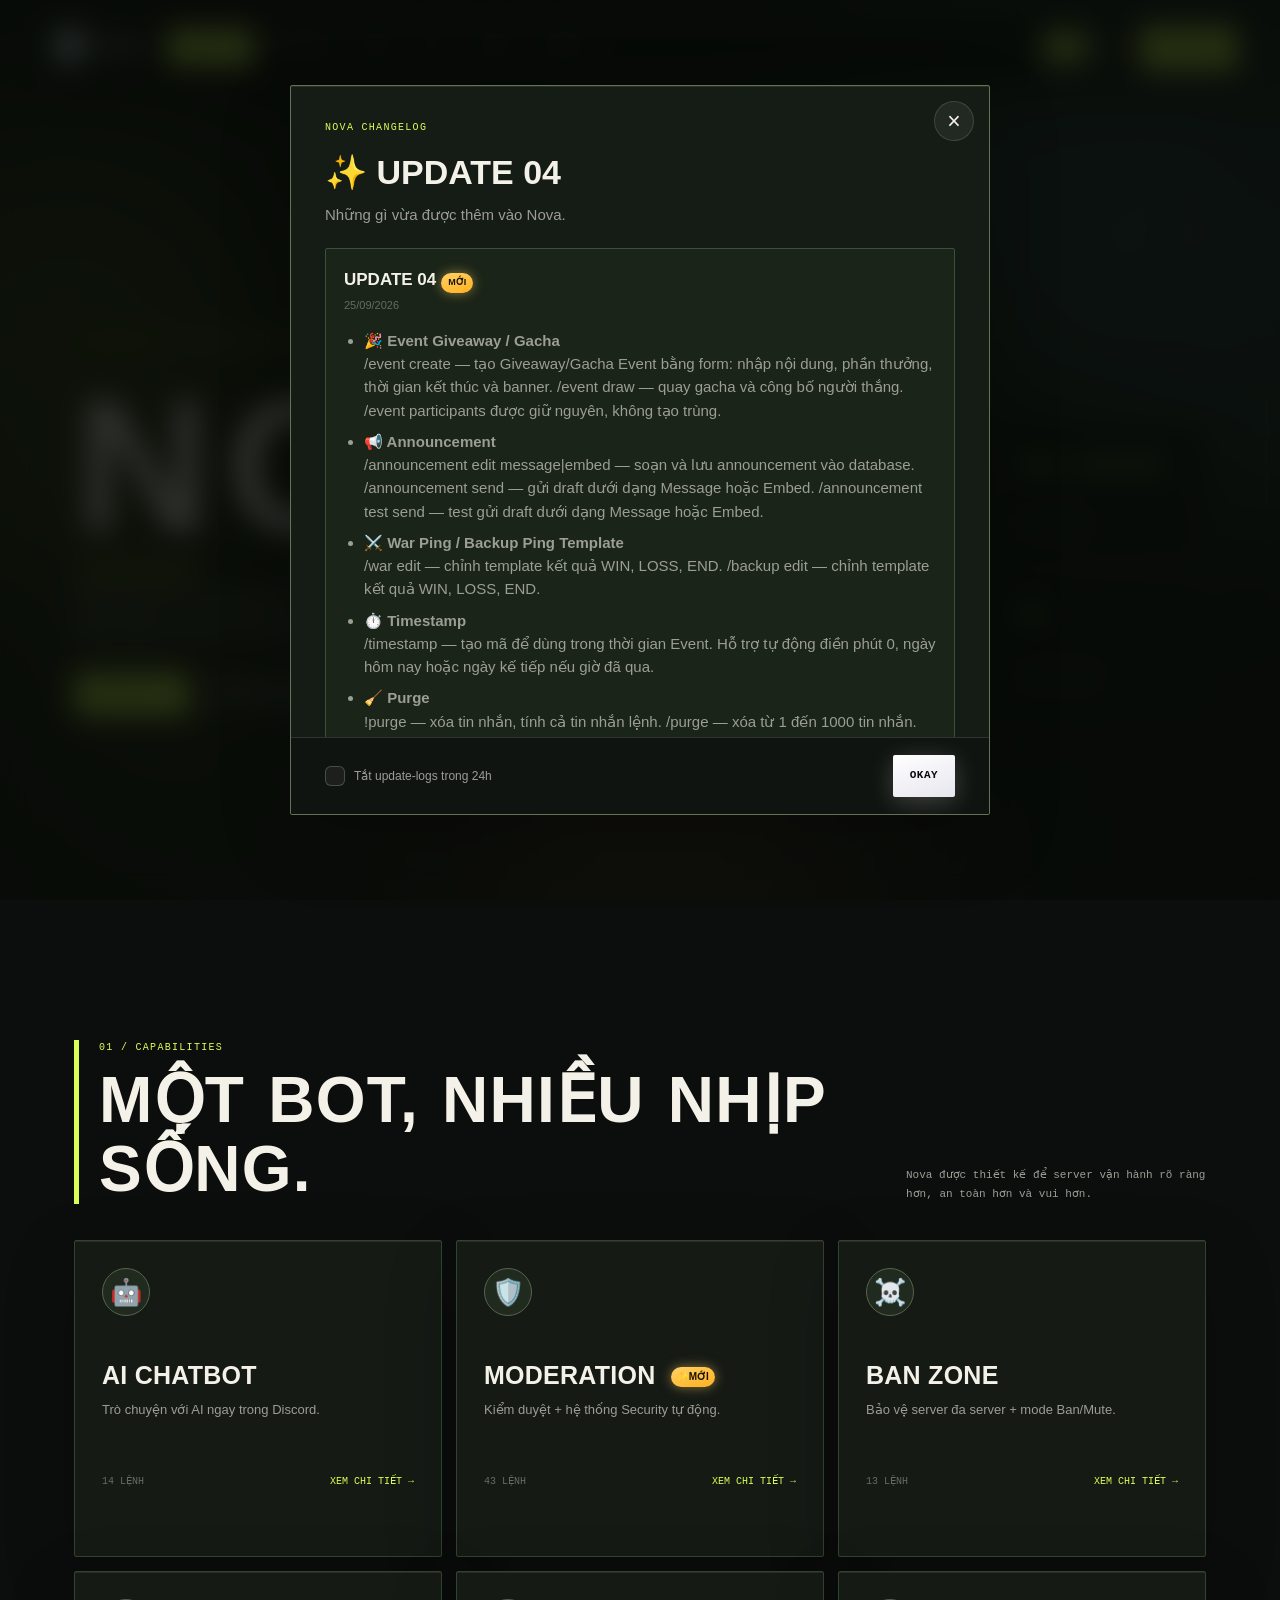
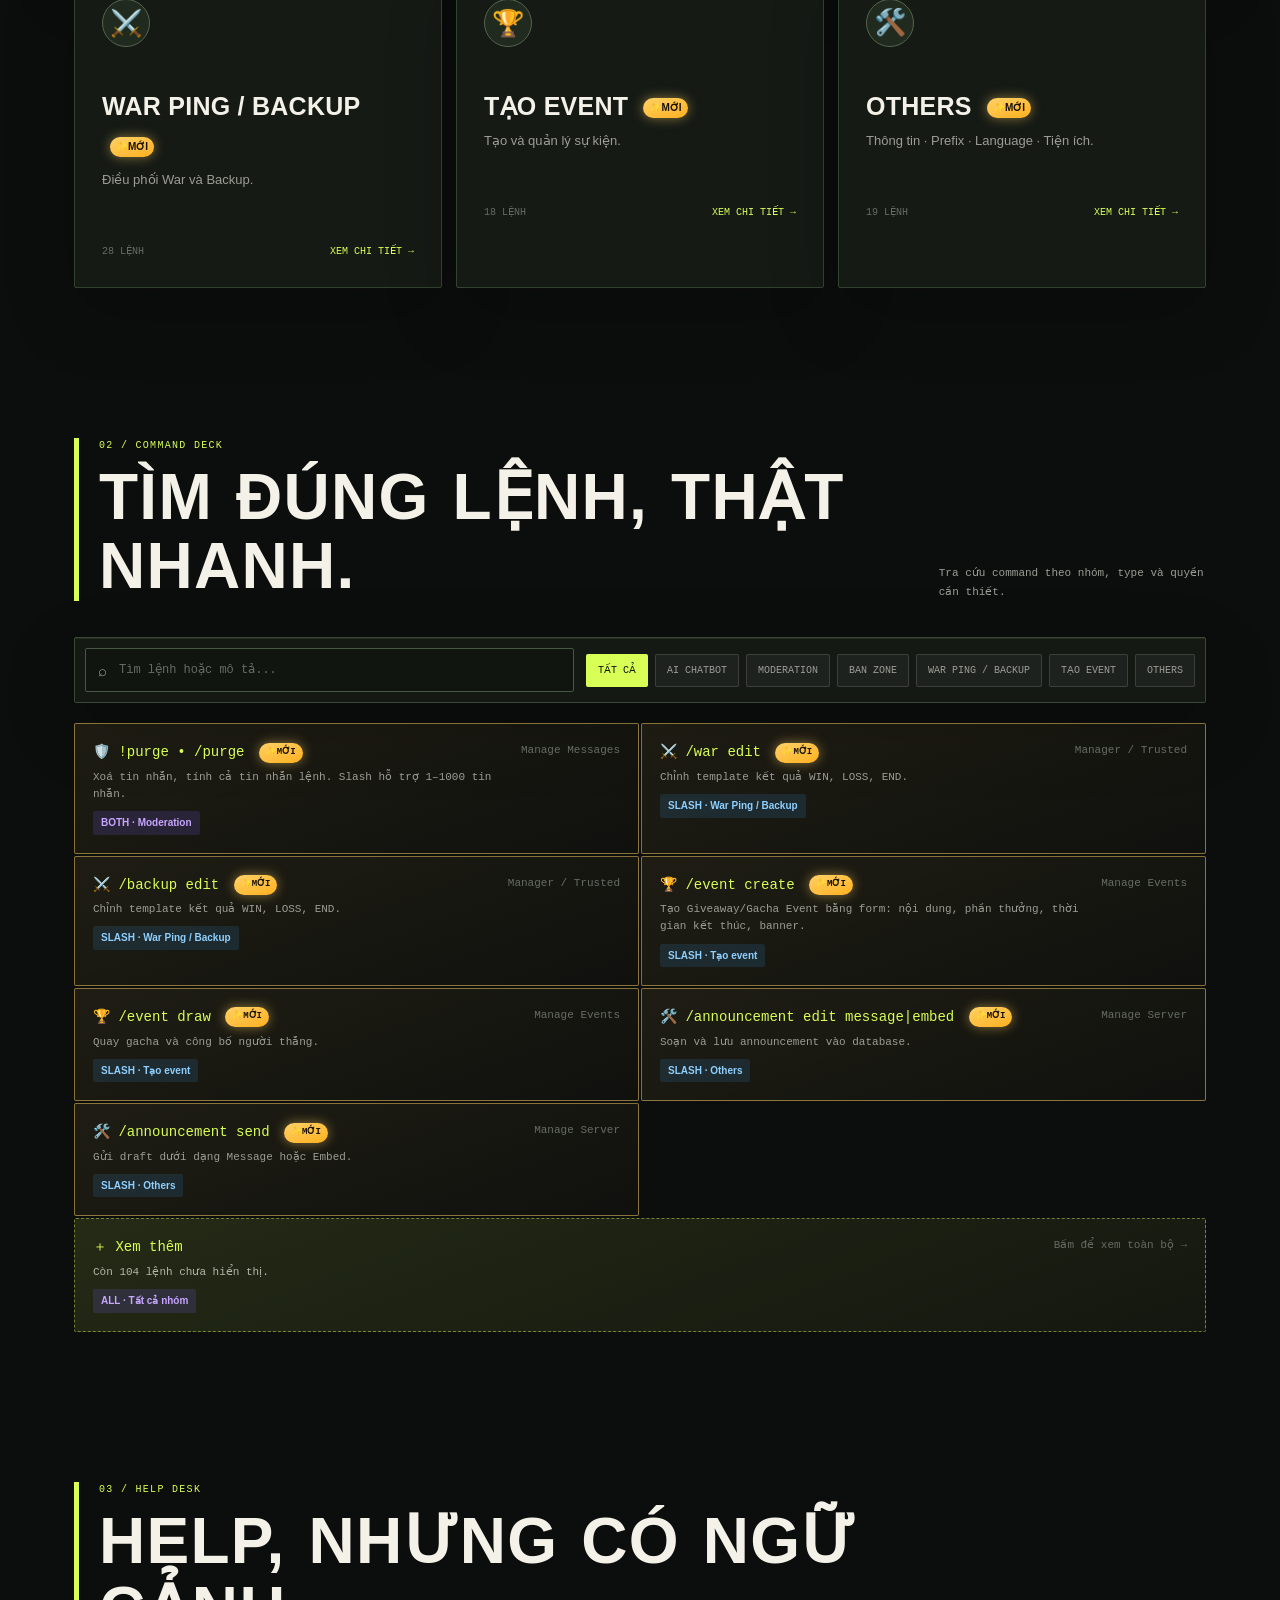
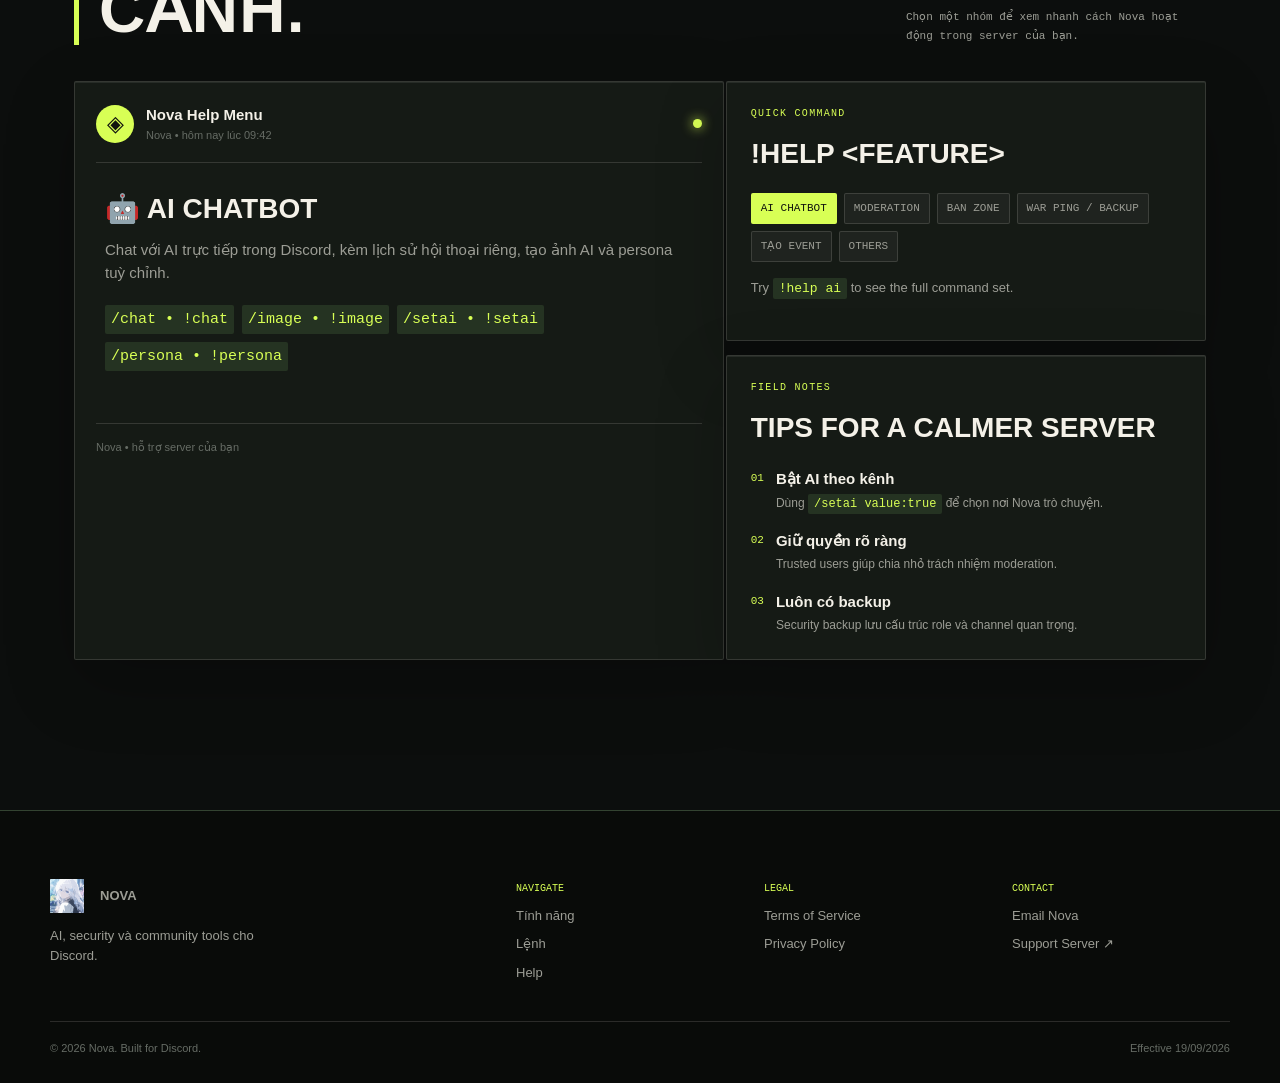
<file: index.html>
<!doctype html>
<html lang="vi">
<head>
  <meta charset="utf-8">
  <meta name="viewport" content="width=device-width, initial-scale=1">
  <meta name="theme-color" content="#050507">
  <meta name="description" content="Nova - Discord bot với AI, moderation, Ban Zone, War Ping và Event.">
  <title>Nova — Discord bot</title>
  <link rel="icon" href="assets/favicon.svg?v=3" type="image/svg+xml">
  <link rel="alternate icon" href="assets/favicon.svg?v=3" sizes="any">

  <link rel="stylesheet" href="style.css">
  <link rel="stylesheet" href="redesign.css">
  <link rel="stylesheet" href="wordmark.css">

  <style>
    body[data-page="home"] #feature-grid.feature-grid{
      display:grid!important;
      grid-template-columns:repeat(3,minmax(0,1fr))!important;
      grid-auto-rows:1fr!important;
      gap:14px!important;
      align-items:stretch!important;
    }
    body[data-page="home"] #feature-grid .feature-card,
    body[data-page="home"] #feature-grid .feature-card:nth-child(1),
    body[data-page="home"] #feature-grid .feature-card:nth-child(2),
    body[data-page="home"] #feature-grid .feature-card:nth-child(3),
    body[data-page="home"] #feature-grid .feature-card:nth-child(4),
    body[data-page="home"] #feature-grid .feature-card:nth-child(5),
    body[data-page="home"] #feature-grid .feature-card:nth-child(6){
      grid-column:auto!important;
      grid-row:auto!important;
      transform:none!important;
      height:100%!important;
      min-height:260px!important;
    }
    body[data-page="home"] #feature-grid .feature-card:hover{
      transform:translateY(-10px) rotate(-1deg)!important;
    }
    @media (max-width:1080px){
      body[data-page="home"] #feature-grid.feature-grid{
        grid-template-columns:repeat(2,minmax(0,1fr))!important;
      }
    }
    @media (max-width:760px){
      body[data-page="home"] #feature-grid.feature-grid{
        grid-template-columns:1fr!important;
      }
    }
  </style>
</head>
<body data-page="home">
  <a class="skip-link" href="#main">Bỏ qua đến nội dung</a>
  <div class="aurora" aria-hidden="true"><span class="blob blob-one"></span><span class="blob blob-two"></span><span class="blob blob-three"></span><span class="grain"></span></div>
  <header class="site-header">
    <nav class="nav glass" aria-label="Điều hướng chính">
      <a class="brand" href="#home" aria-label="Nova trang chủ"><img src="assets/avatar.svg" alt="Nova avatar"><span>Nova</span></a>
      <div class="nav-links">
        <a class="nav-link active" href="#home">Trang chủ</a><a class="nav-link" href="#features">Tính năng</a><a class="nav-link" href="#commands">Lệnh</a><a class="nav-link" href="#help">Help</a><a class="nav-link" href="terms-of-service.html">Terms</a><a class="nav-link" href="privacy-policy.html">Privacy</a>
      </div>
      <div class="nav-actions"><div class="language-switch" role="group" aria-label="Ngôn ngữ"><span class="seg-thumb"></span><button class="lang-button active" data-lang="vi">VI</button><button class="lang-button" data-lang="en">EN</button></div><a class="btn btn-primary invite-nav" href="https://discord.com/oauth2/authorize?client_id=1532745879944036523" target="_blank" rel="noreferrer">Mời Nova</a><button class="icon-button menu-toggle" aria-label="Mở menu" aria-expanded="false">☰</button></div>
    </nav>
    <div class="mobile-menu glass" aria-hidden="true"><a href="#home">Trang chủ</a><a href="#features">Tính năng</a><a href="#commands">Lệnh</a><a href="#help">Help</a><a href="terms-of-service.html">Terms</a><a href="privacy-policy.html">Privacy</a><a class="btn btn-primary" href="https://discord.gg/qkyu3G6WMa" target="_blank" rel="noreferrer">Tham gia Support Server</a></div>
  </header>
  <main id="main">
    <section id="home" class="hero section-shell">
      <div class="hero-copy reveal"><p class="eyebrow">✦ Discord bot / made for communities</p><h1>Nova</h1><p class="hero-subtitle">AI thông minh, moderation vững vàng và những công cụ cộng đồng được gói gọn trong một bot.</p><div class="hero-actions"><a class="btn btn-primary" href="https://discord.com/oauth2/authorize?client_id=1532745879944036523" target="_blank" rel="noreferrer">Mời Nova <span>↗</span></a><a class="btn btn-glass" href="https://discord.gg/qkyu3G6WMa" target="_blank" rel="noreferrer">Tham gia Support</a><a class="btn btn-ghost" href="#features">Khám phá tính năng <span>↓</span></a></div></div>
      <div class="stats-grid reveal"><div class="stat glass"><span class="stat-value">Qwen3.7-max</span><span class="stat-label">Mô hình AI</span></div><div class="stat glass"><span class="stat-value">nova_.inovation</span><span class="stat-label">Chủ sở hữu</span></div><div class="stat glass"><span class="stat-value">6</span><span class="stat-label">Nhóm tính năng</span></div><div class="stat glass"><span class="stat-value">60+</span><span class="stat-label">Lệnh sẵn sàng</span></div></div>
    </section>
    <section id="features" class="section-shell section"><div class="section-heading reveal"><div><p class="eyebrow">01 / capabilities</p><h2>Một bot, nhiều nhịp sống.</h2></div><p>Nova được thiết kế để server vận hành rõ ràng hơn, an toàn hơn và vui hơn.</p></div><div id="feature-grid" class="feature-grid"></div></section>
    <section id="commands" class="section-shell section"><div class="section-heading reveal"><div><p class="eyebrow">02 / command deck</p><h2>Tìm đúng lệnh, thật nhanh.</h2></div><p>Tra cứu command theo nhóm, type và quyền cần thiết.</p></div><div class="command-toolbar glass"><div class="search-wrap"><span>⌕</span><input id="command-search" type="search" placeholder="Tìm lệnh hoặc mô tả..." aria-label="Tìm lệnh"><button id="clear-search" class="clear-search" aria-label="Xóa tìm kiếm">×</button></div><div id="category-chips" class="chips"></div></div><div id="command-list" class="command-list"></div><p id="no-results" class="empty-state" hidden>Không tìm thấy lệnh phù hợp.</p></section>
    <section id="help" class="section-shell section"><div class="section-heading reveal"><div><p class="eyebrow">03 / help desk</p><h2>Help, nhưng có ngữ cảnh.</h2></div><p>Chọn một nhóm để xem nhanh cách Nova hoạt động trong server của bạn.</p></div><div class="help-layout"><div class="discord-preview glass reveal"><div class="discord-top"><span class="discord-mark">◈</span><div><strong>Nova Help Menu</strong><small>Nova • hôm nay lúc 09:42</small></div><span class="online-dot"></span></div><div id="help-preview" class="help-preview"></div><div class="discord-footer">Nova • hỗ trợ server của bạn</div></div><div class="help-side"><div class="glass help-panel reveal"><p class="eyebrow">Quick command</p><h3>!help &lt;feature&gt;</h3><div id="help-feature-chips" class="chips compact"></div><div id="help-feature-result" class="help-result"></div></div><div class="glass help-panel reveal"><p class="eyebrow">Field notes</p><h3>Tips for a calmer server</h3><ul class="tip-list"><li><span>01</span><div><strong>Bật AI theo kênh</strong><small>Dùng <code>/setai value:true</code> để chọn nơi Nova trò chuyện.</small></div></li><li><span>02</span><div><strong>Giữ quyền rõ ràng</strong><small>Trusted users giúp chia nhỏ trách nhiệm moderation.</small></div></li><li><span>03</span><div><strong>Luôn có backup</strong><small>Security backup lưu cấu trúc role và channel quan trọng.</small></div></li></ul></div></div></div></section>
  </main>
  <footer class="site-footer"><div class="footer-inner"><div class="footer-brand"><a class="brand" href="#home"><img src="assets/avatar.svg" alt="Nova avatar"><span>Nova</span></a><p>AI, security và community tools cho Discord.</p></div><div><p class="footer-label">Navigate</p><a href="#features">Tính năng</a><a href="#commands">Lệnh</a><a href="#help">Help</a></div><div><p class="footer-label">Legal</p><a href="terms-of-service.html">Terms of Service</a><a href="privacy-policy.html">Privacy Policy</a></div><div><p class="footer-label">Contact</p><a href="mailto:anhbao27072011@gmail.com">Email Nova</a><a href="https://discord.gg/qkyu3G6WMa" target="_blank" rel="noreferrer">Support Server ↗</a></div></div><div class="footer-bottom"><span>© 2026 Nova. Built for Discord.</span><span>Effective 19/09/2026</span></div></footer>
  <div id="feature-modal" class="modal-backdrop" hidden><div class="modal glass" role="dialog" aria-modal="true" aria-labelledby="feature-modal-title"><button class="modal-close icon-button" data-close="feature-modal" aria-label="Đóng">×</button><div id="feature-modal-content"></div></div></div>
  <div id="update-modal" class="modal-backdrop" hidden><div class="update-modal glass" role="dialog" aria-modal="true" aria-labelledby="update-modal-title"><button class="modal-close icon-button" data-close="update-modal" aria-label="Đóng">×</button><header class="update-header"><p class="eyebrow">Nova changelog</p><h2 id="update-modal-title">✨ UPDATE 04</h2><p>Những gì vừa được thêm vào Nova.</p></header><div id="update-log-body" class="update-history"></div><footer class="update-footer"><label><input id="snooze-updates" type="checkbox"> Tắt update-logs trong 24h</label><button class="btn btn-light" data-close="update-modal">Okay</button></footer></div></div>
  <script src="script.js"></script>
  <script src="motion.js"></script>
</body>
</html>
</file>
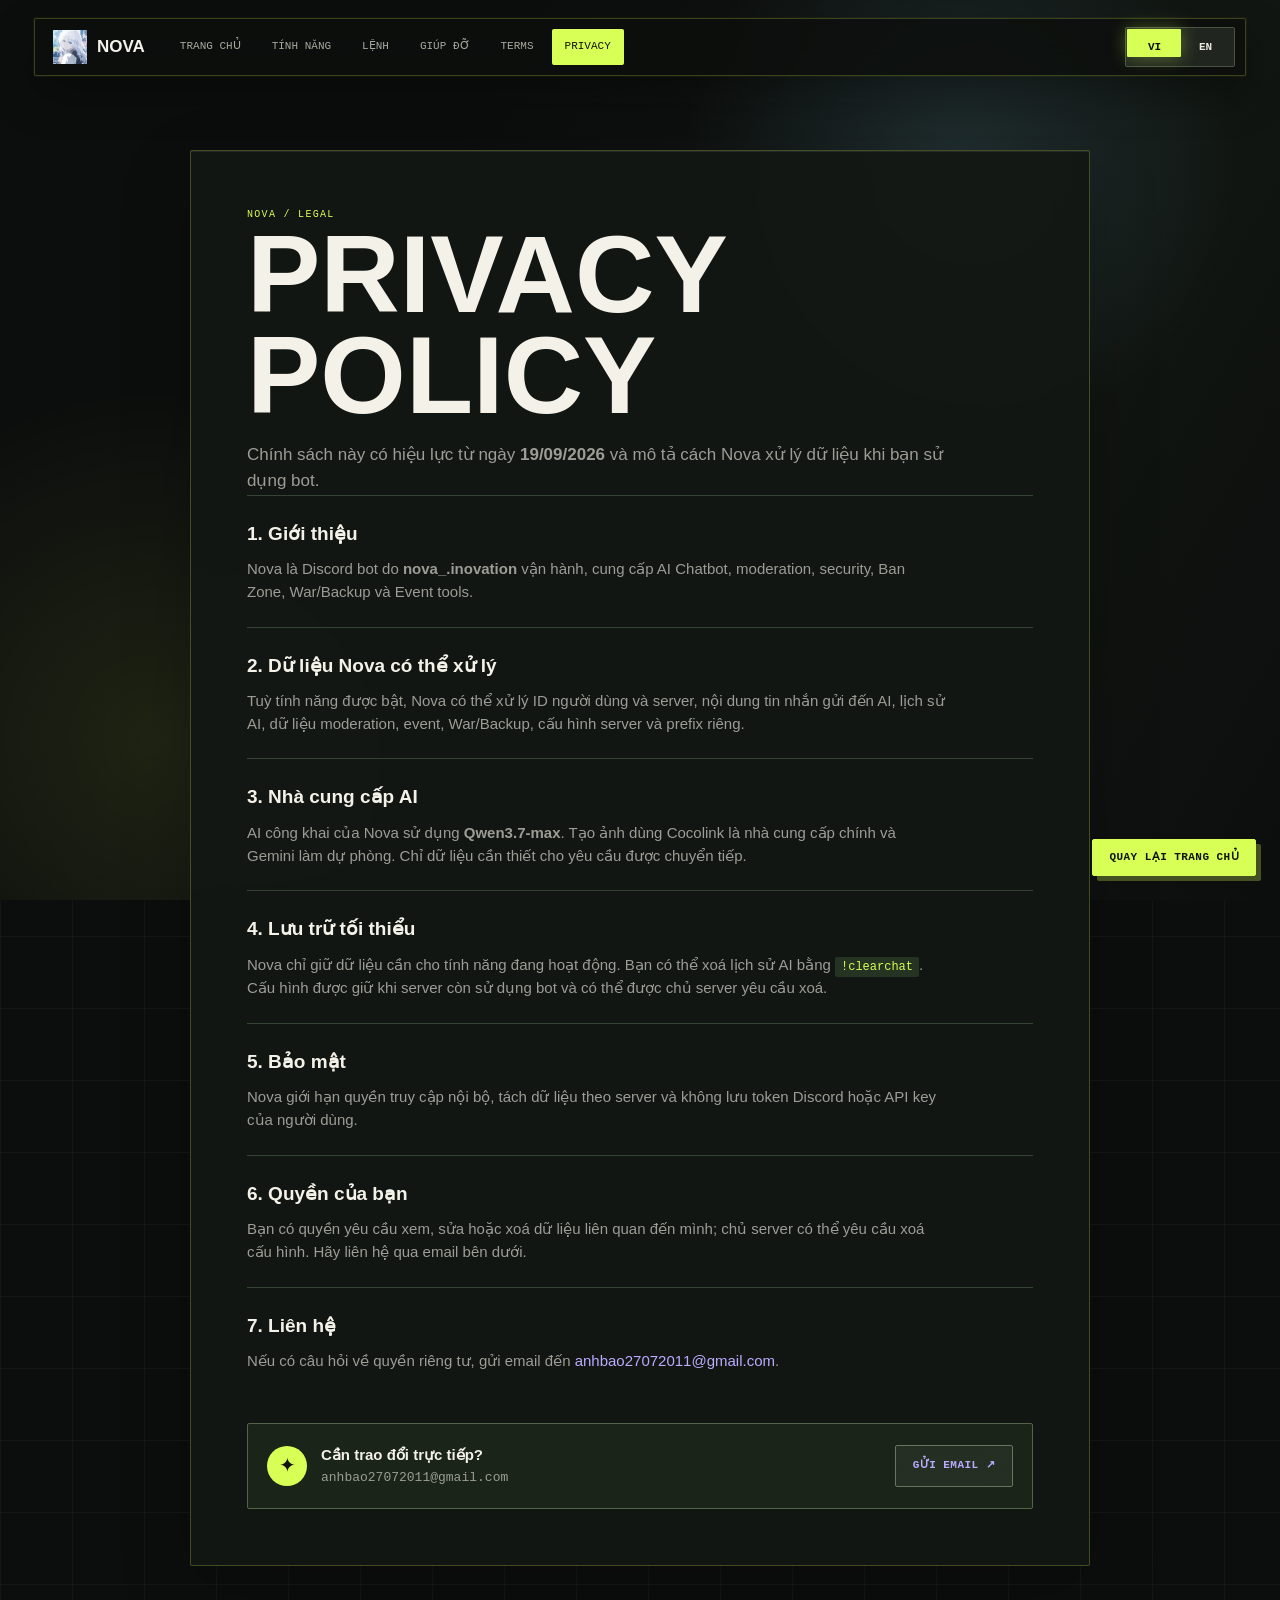
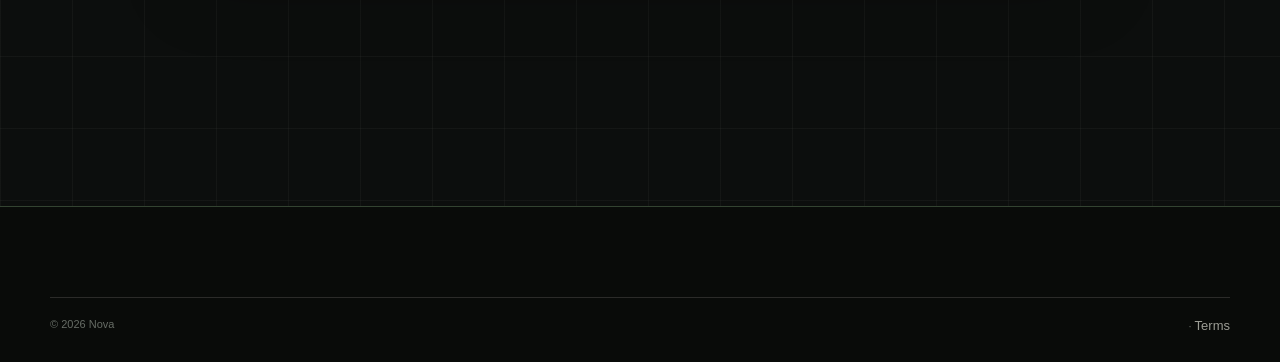
<file: privacy-policy.html>
<!doctype html>
<html lang="vi"><head><meta charset="utf-8"><meta name="viewport" content="width=device-width, initial-scale=1"><meta name="theme-color" content="#050507"><title>Privacy Policy — Nova</title><link rel="icon" href="assets/favicon.svg?v=3" type="image/svg+xml"><link rel="alternate icon" href="assets/favicon.svg?v=3" sizes="any"><link rel="stylesheet" href="style.css"><link rel="stylesheet" href="redesign.css"><link rel="stylesheet" href="wordmark.css"></head><body data-page="legal"><div class="aurora" aria-hidden="true"><span class="blob blob-one"></span><span class="blob blob-two"></span><span class="blob blob-three"></span><span class="grain"></span></div><header class="site-header"><nav class="nav glass"><a class="brand" href="index.html"><img src="assets/avatar.svg" alt="Nova avatar"><span>Nova</span></a><div class="nav-links"><a class="nav-link" href="index.html">Trang chủ</a><a class="nav-link" href="index.html#features">Tính năng</a><a class="nav-link" href="index.html#commands">Lệnh</a><a class="nav-link" href="index.html#help">Help</a><a class="nav-link" href="terms-of-service.html">Terms</a><a class="nav-link active" href="privacy-policy.html">Privacy</a></div><div class="nav-actions"><div class="language-switch" role="group" aria-label="Language"><span class="seg-thumb"></span><button class="lang-button active" data-lang="vi">VI</button><button class="lang-button" data-lang="en">EN</button></div></div></nav></header><main class="legal-page"><article class="legal-doc glass"><p class="eyebrow">Nova / legal</p><h1>Privacy Policy</h1><p class="legal-intro">Chính sách này có hiệu lực từ ngày <strong>19/09/2026</strong> và mô tả cách Nova xử lý dữ liệu khi bạn sử dụng bot.</p><section><h2>1. Giới thiệu</h2><p>Nova là Discord bot do <strong>nova_.inovation</strong> vận hành, cung cấp AI Chatbot, moderation, security, Ban Zone, War/Backup và Event tools.</p></section><section><h2>2. Dữ liệu Nova có thể xử lý</h2><p>Tuỳ tính năng được bật, Nova có thể xử lý ID người dùng và server, nội dung tin nhắn gửi đến AI, lịch sử AI, dữ liệu moderation, event, War/Backup, cấu hình server và prefix riêng.</p></section><section><h2>3. Nhà cung cấp AI</h2><p>AI công khai của Nova sử dụng <strong>Qwen3.7-max</strong>. Tạo ảnh dùng Cocolink là nhà cung cấp chính và Gemini làm dự phòng. Chỉ dữ liệu cần thiết cho yêu cầu được chuyển tiếp.</p></section><section><h2>4. Lưu trữ tối thiểu</h2><p>Nova chỉ giữ dữ liệu cần cho tính năng đang hoạt động. Bạn có thể xoá lịch sử AI bằng <code>!clearchat</code>. Cấu hình được giữ khi server còn sử dụng bot và có thể được chủ server yêu cầu xoá.</p></section><section><h2>5. Bảo mật</h2><p>Nova giới hạn quyền truy cập nội bộ, tách dữ liệu theo server và không lưu token Discord hoặc API key của người dùng.</p></section><section><h2>6. Quyền của bạn</h2><p>Bạn có quyền yêu cầu xem, sửa hoặc xoá dữ liệu liên quan đến mình; chủ server có thể yêu cầu xoá cấu hình. Hãy liên hệ qua email bên dưới.</p></section><section><h2>7. Liên hệ</h2><p>Nếu có câu hỏi về quyền riêng tư, gửi email đến <a href="mailto:anhbao27072011@gmail.com">anhbao27072011@gmail.com</a>.</p></section><div class="contact-card"><span class="contact-icon">✦</span><div><strong>Cần trao đổi trực tiếp?</strong><p>anhbao27072011@gmail.com</p></div><a class="btn btn-glass" href="mailto:anhbao27072011@gmail.com">Gửi email ↗</a></div></article></main><footer class="site-footer"><div class="footer-bottom"><span>© 2026 Nova</span><span><a href="index.html">Trang chủ</a> · <a href="terms-of-service.html">Terms</a></span></div></footer><script src="script.js"></script></body></html>
</file>
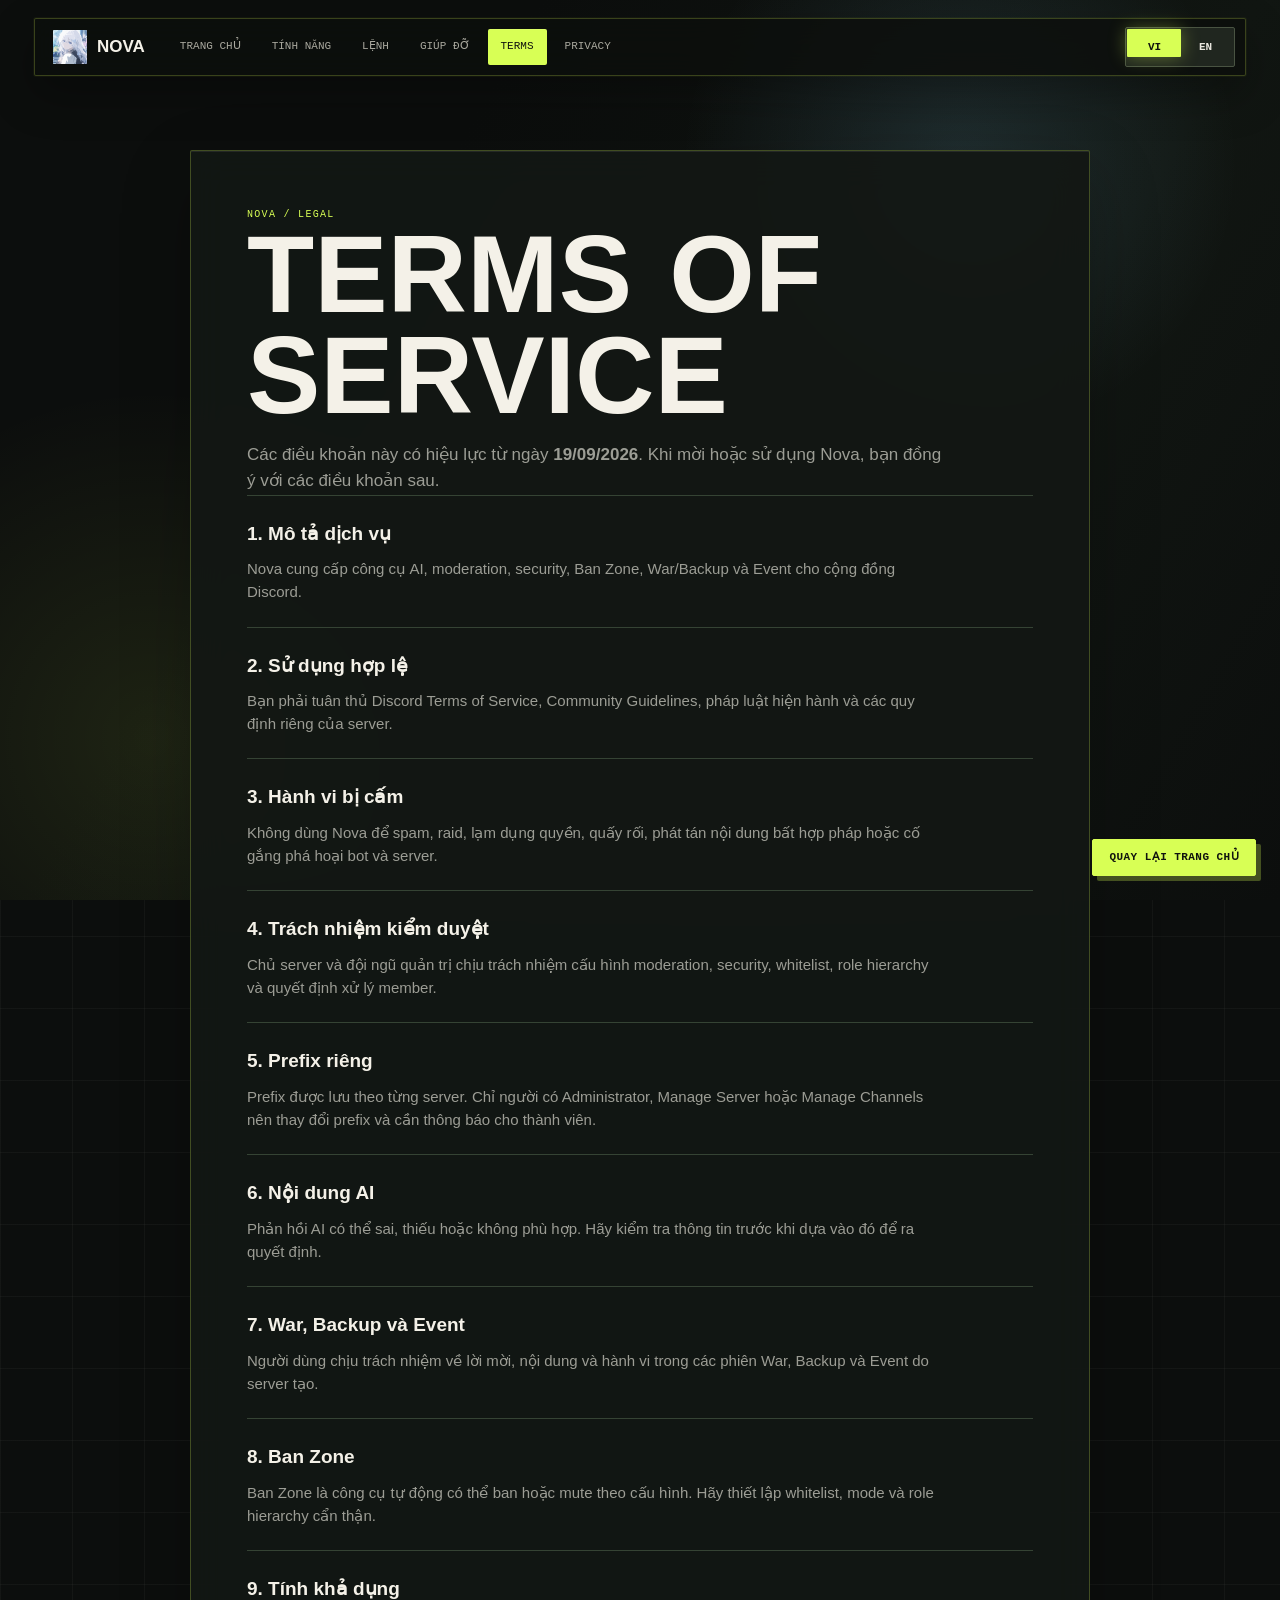
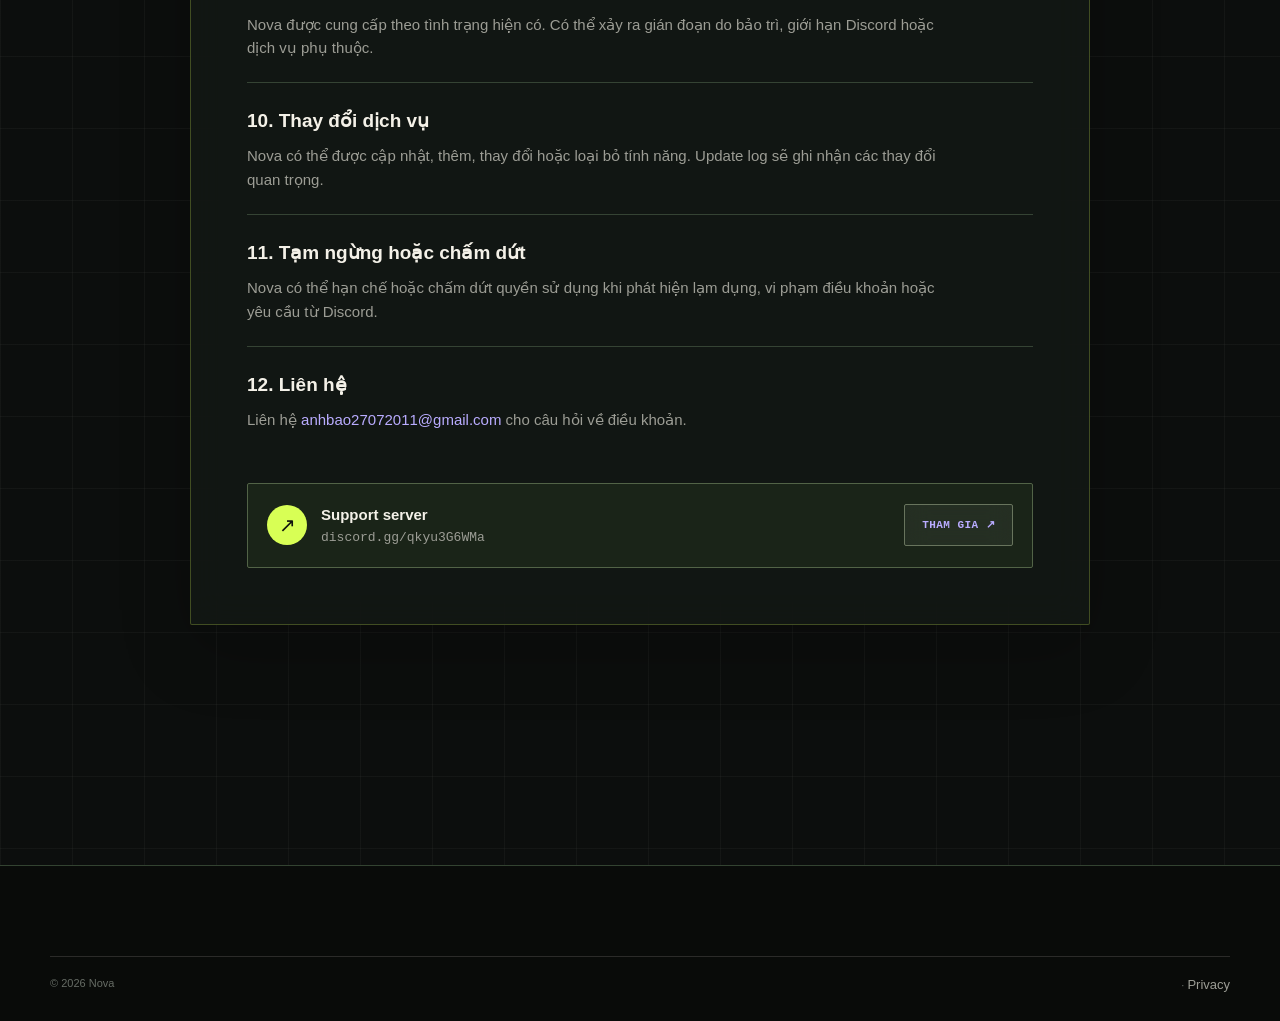
<file: terms-of-service.html>
<!doctype html>
<html lang="vi"><head><meta charset="utf-8"><meta name="viewport" content="width=device-width, initial-scale=1"><meta name="theme-color" content="#050507"><title>Terms of Service — Nova</title><link rel="icon" href="assets/favicon.svg?v=3" type="image/svg+xml"><link rel="alternate icon" href="assets/favicon.svg?v=3" sizes="any"><link rel="stylesheet" href="style.css"><link rel="stylesheet" href="redesign.css"><link rel="stylesheet" href="wordmark.css"></head><body data-page="legal"><div class="aurora" aria-hidden="true"><span class="blob blob-one"></span><span class="blob blob-two"></span><span class="blob blob-three"></span><span class="grain"></span></div><header class="site-header"><nav class="nav glass"><a class="brand" href="index.html"><img src="assets/avatar.svg" alt="Nova avatar"><span>Nova</span></a><div class="nav-links"><a class="nav-link" href="index.html">Trang chủ</a><a class="nav-link" href="index.html#features">Tính năng</a><a class="nav-link" href="index.html#commands">Lệnh</a><a class="nav-link" href="index.html#help">Help</a><a class="nav-link active" href="terms-of-service.html">Terms</a><a class="nav-link" href="privacy-policy.html">Privacy</a></div><div class="nav-actions"><div class="language-switch" role="group" aria-label="Language"><span class="seg-thumb"></span><button class="lang-button active" data-lang="vi">VI</button><button class="lang-button" data-lang="en">EN</button></div></div></nav></header><main class="legal-page"><article class="legal-doc glass"><p class="eyebrow">Nova / legal</p><h1>Terms of Service</h1><p class="legal-intro">Các điều khoản này có hiệu lực từ ngày <strong>19/09/2026</strong>. Khi mời hoặc sử dụng Nova, bạn đồng ý với các điều khoản sau.</p><section><h2>1. Mô tả dịch vụ</h2><p>Nova cung cấp công cụ AI, moderation, security, Ban Zone, War/Backup và Event cho cộng đồng Discord.</p></section><section><h2>2. Sử dụng hợp lệ</h2><p>Bạn phải tuân thủ Discord Terms of Service, Community Guidelines, pháp luật hiện hành và các quy định riêng của server.</p></section><section><h2>3. Hành vi bị cấm</h2><p>Không dùng Nova để spam, raid, lạm dụng quyền, quấy rối, phát tán nội dung bất hợp pháp hoặc cố gắng phá hoại bot và server.</p></section><section><h2>4. Trách nhiệm kiểm duyệt</h2><p>Chủ server và đội ngũ quản trị chịu trách nhiệm cấu hình moderation, security, whitelist, role hierarchy và quyết định xử lý member.</p></section><section><h2>5. Prefix riêng</h2><p>Prefix được lưu theo từng server. Chỉ người có Administrator, Manage Server hoặc Manage Channels nên thay đổi prefix và cần thông báo cho thành viên.</p></section><section><h2>6. Nội dung AI</h2><p>Phản hồi AI có thể sai, thiếu hoặc không phù hợp. Hãy kiểm tra thông tin trước khi dựa vào đó để ra quyết định.</p></section><section><h2>7. War, Backup và Event</h2><p>Người dùng chịu trách nhiệm về lời mời, nội dung và hành vi trong các phiên War, Backup và Event do server tạo.</p></section><section><h2>8. Ban Zone</h2><p>Ban Zone là công cụ tự động có thể ban hoặc mute theo cấu hình. Hãy thiết lập whitelist, mode và role hierarchy cẩn thận.</p></section><section><h2>9. Tính khả dụng</h2><p>Nova được cung cấp theo tình trạng hiện có. Có thể xảy ra gián đoạn do bảo trì, giới hạn Discord hoặc dịch vụ phụ thuộc.</p></section><section><h2>10. Thay đổi dịch vụ</h2><p>Nova có thể được cập nhật, thêm, thay đổi hoặc loại bỏ tính năng. Update log sẽ ghi nhận các thay đổi quan trọng.</p></section><section><h2>11. Tạm ngừng hoặc chấm dứt</h2><p>Nova có thể hạn chế hoặc chấm dứt quyền sử dụng khi phát hiện lạm dụng, vi phạm điều khoản hoặc yêu cầu từ Discord.</p></section><section><h2>12. Liên hệ</h2><p>Liên hệ <a href="mailto:anhbao27072011@gmail.com">anhbao27072011@gmail.com</a> cho câu hỏi về điều khoản.</p></section><div class="contact-card"><span class="contact-icon">↗</span><div><strong>Support server</strong><p>discord.gg/qkyu3G6WMa</p></div><a class="btn btn-glass" href="https://discord.gg/qkyu3G6WMa" target="_blank" rel="noreferrer">Tham gia ↗</a></div></article></main><footer class="site-footer"><div class="footer-bottom"><span>© 2026 Nova</span><span><a href="index.html">Trang chủ</a> · <a href="privacy-policy.html">Privacy</a></span></div></footer><script src="script.js"></script></body></html>
</file>
<file: style.css>
@import url("redesign.css");
@import url("wordmark.css");

/* Final visual overrides for the redesign. */
:is(.avatar-wrap,.brand,.footer-brand) img{box-shadow:none!important;background:transparent!important}
.avatar-glow{display:none!important}
.brand img{width:34px!important;height:34px!important;object-fit:cover!important}
.legal-page{width:min(940px,calc(100% - 40px));margin-inline:auto}
.footer-brand .brand{display:flex!important;flex-direction:row!important;align-items:center!important;width:max-content!important;gap:14px!important}
.footer-brand .brand>span{display:inline-block!important;margin-left:0!important;white-space:nowrap!important}

/* ============================================================
   FIX: 4 ô Live Systems — lưới 2×2 đều tăm tắp
   ============================================================ */
.stats-grid{
  width:min(940px,100%);
  margin-inline:auto!important;
  justify-content:center;
  display:grid!important;
  grid-template-columns:repeat(2,minmax(0,1fr))!important;
  gap:10px!important;
  align-items:stretch!important;
}
.stats-grid .stat,
.stats-grid .stat:nth-child(1),
.stats-grid .stat:nth-child(2),
.stats-grid .stat:nth-child(3),
.stats-grid .stat:nth-child(4){
  transform:none!important;
  height:100%!important;
  min-height:140px!important;
  display:flex!important;
  flex-direction:column!important;
  justify-content:space-between!important;
}
.stats-grid .stat:hover{transform:translate(-4px,-7px)!important}

/* ============================================================
   FIX: Lưới feature 3 cột × 2 hàng đều tăm tắp (chỉ index)
   ============================================================ */
body[data-page="home"] #feature-grid.feature-grid{
  display:grid!important;
  grid-template-columns:repeat(3,minmax(0,1fr))!important;
  grid-auto-rows:1fr!important;
  gap:14px!important;
  align-items:stretch!important;
}
body[data-page="home"] #feature-grid .feature-card,
body[data-page="home"] #feature-grid .feature-card:nth-child(1),
body[data-page="home"] #feature-grid .feature-card:nth-child(2),
body[data-page="home"] #feature-grid .feature-card:nth-child(3),
body[data-page="home"] #feature-grid .feature-card:nth-child(4),
body[data-page="home"] #feature-grid .feature-card:nth-child(5),
body[data-page="home"] #feature-grid .feature-card:nth-child(6){
  grid-column:auto!important;
  grid-row:auto!important;
  transform:none!important;
  height:100%!important;
  min-height:260px!important;
}
body[data-page="home"] #feature-grid .feature-card:hover{
  transform:translateY(-10px) rotate(-1deg)!important;
}
@media (max-width:1080px){
  body[data-page="home"] #feature-grid.feature-grid{
    grid-template-columns:repeat(2,minmax(0,1fr))!important;
  }
}
@media (max-width:760px){
  body[data-page="home"] #feature-grid.feature-grid{
    grid-template-columns:1fr!important;
  }
}

/* ============================================================
   Nút "Xem thêm" trong danh sách lệnh
   ============================================================ */
.command-card.show-more-card{
  grid-column:1 / -1;
  cursor:pointer;
  border-style:dashed;
  border-color:rgba(216,255,85,.45);
  background:linear-gradient(160deg,rgba(216,255,85,.12),rgba(216,255,85,.04));
  transition:transform .2s ease,border-color .2s ease,background .2s ease;
  font:inherit;
  text-align:left;
  color:inherit;
}
.command-card.show-more-card:hover{
  transform:translateY(-3px);
  border-color:#d8ff55;
  background:linear-gradient(160deg,rgba(216,255,85,.2),rgba(216,255,85,.07));
}
.command-card.show-more-card .command-name{color:#d8ff55}
.command-card.show-more-card .command-description{color:rgba(244,241,232,.7)}

/* ============================================================
   Legal pages
   ============================================================ */
body[data-page="legal"]{background:#0c0e0d!important;color:#f4f1e8!important;font-family:"Trebuchet MS",Century Gothic,sans-serif!important;background-image:linear-gradient(rgba(244,241,232,.035) 1px,transparent 1px),linear-gradient(90deg,rgba(244,241,232,.035) 1px,transparent 1px)!important;background-size:72px 72px!important}
body[data-page="legal"] .aurora{display:none!important}
body[data-page="legal"] .site-header{top:18px!important}
body[data-page="legal"] .nav{height:58px!important;border-radius:2px!important;padding:0 10px 0 18px!important;background:rgba(12,15,13,.84)!important;border:1px solid rgba(216,255,85,.22)!important;box-shadow:0 0 0 1px rgba(216,255,85,.04),0 18px 45px rgba(0,0,0,.3)!important}
body[data-page="legal"] .brand{font-size:17px!important;text-transform:uppercase!important;letter-spacing:.12em!important}
body[data-page="legal"] .brand img{width:34px!important;height:34px!important;border-radius:2px!important;box-shadow:5px 5px 0 #d8ff55!important}
body[data-page="legal"] .brand img{box-shadow:none!important}
body[data-page="legal"] .nav-link{border-radius:2px!important;color:#aaa99f!important;font-family:"Courier New",monospace!important;font-size:11px!important;text-transform:uppercase!important}
body[data-page="legal"] .nav-link:hover,body[data-page="legal"] .nav-link.active{color:#10130e!important;background:#d8ff55!important}
body[data-page="legal"] .nav-actions{display:flex!important;align-items:center!important;gap:14px!important;margin-left:auto!important}
body[data-page="legal"] .nav-actions>a{display:none!important}
body[data-page="legal"] .nav-actions .language-switch{display:flex!important;position:relative!important;width:110px!important;height:40px!important;align-items:center!important;justify-content:space-around!important}
body[data-page="legal"] .nav-actions .lang-button{position:relative!important;z-index:2!important;width:50%!important;height:100%!important;border:0!important;background:transparent!important;color:#e8e6de!important;font:700 11px "Courier New",monospace!important;transition:color .2s ease!important;cursor:pointer!important}
body[data-page="legal"] .nav-actions .lang-button.active{color:#10130e!important}
body[data-page="legal"] .nav-actions .seg-thumb{position:absolute!important;z-index:1!important;inset:1px auto 1px 1px!important;width:50%!important;background:#d8ff55!important;transition:transform .2s ease!important}
body[data-page="legal"] .nav-actions .language-switch.en .seg-thumb{transform:translateX(100%)!important}
body[data-page="legal"] .legal-page{width:min(940px,calc(100% - 40px))!important;margin:0 auto!important;padding:150px 0 90px!important;background:transparent!important}
body[data-page="legal"] .legal-doc{background:rgba(19,23,20,.92)!important;border:1px solid rgba(216,255,85,.24)!important;border-radius:2px!important;box-shadow:0 24px 70px rgba(0,0,0,.22),inset 0 1px rgba(255,255,255,.08)!important}
body[data-page="legal"] .legal-doc h1{font-family:"Trebuchet MS",Arial,sans-serif!important;font-weight:900!important;letter-spacing:0!important;line-height:.92!important}
body[data-page="legal"] .legal-doc h2{font-family:"Trebuchet MS",Arial,sans-serif!important}
body[data-page="legal"] .legal-doc .eyebrow,body[data-page="legal"] .footer-label{font-family:"Courier New",monospace!important;color:#d8ff55!important}

/* Nút "Quay lại Trang Chủ" cố định góc phải–dưới */
body[data-page="legal"] .footer-bottom span:last-child a[href="index.html"]{
  position:fixed!important;right:24px!important;bottom:24px!important;top:auto!important;left:auto!important;
  z-index:60!important;display:inline-flex!important;align-items:center!important;margin:0!important;
  padding:12px 16px;border:1px solid #d8ff55;border-radius:2px;background:#d8ff55;color:#10130e;
  font-family:"Courier New",monospace!important;font-weight:700!important;font-size:0!important;line-height:1;
  text-transform:uppercase;box-shadow:5px 5px 0 rgba(216,255,85,.28);transition:transform .2s ease, box-shadow .2s ease;
}
body[data-page="legal"] .footer-bottom span:last-child a[href="index.html"]::after{content:"Quay lại Trang Chủ";font-size:11px;letter-spacing:.04em}
body[data-page="legal"] .footer-bottom span:last-child a[href="index.html"]:hover{transform:translate(-2px,-2px);box-shadow:7px 7px 0 rgba(216,255,85,.4)}
@media (max-width:480px){
  body[data-page="legal"] .footer-bottom span:last-child a[href="index.html"]{right:14px!important;bottom:14px!important;padding:10px 13px}
}

.modal-backdrop[hidden]{display:none}
:root{--bg:#050507;--glass:rgba(255,255,255,.055);--stroke:rgba(255,255,255,.11);--stroke-2:rgba(255,255,255,.2);--text:#f5f5f7;--muted:rgba(235,235,245,.62);--muted-2:rgba(235,235,245,.4);--accent:#7c5cff;--accent-2:#3fa9ff;--accent-3:#ff5ca8;--new:#ffd166;--radius:22px;--radius-lg:30px;--shadow:0 24px 70px rgba(0,0,0,.6);--shadow-sm:0 10px 30px rgba(0,0,0,.4);--blur:saturate(180%) blur(26px);--nav-h:64px;--maxw:1180px;--font:-apple-system,BlinkMacSystemFont,"SF Pro Display","SF Pro Text","Segoe UI",Inter,Roboto,"Helvetica Neue",Arial,sans-serif;--mono:ui-monospace,SFMono-Regular,Menlo,Consolas,monospace}*{box-sizing:border-box}html{scroll-behavior:smooth}body{margin:0;background:var(--bg);color:var(--text);font-family:var(--font);font-size:15px;line-height:1.55;overflow-x:hidden}a{color:inherit;text-decoration:none}button,input{font:inherit}button{color:inherit;cursor:pointer}.aurora{position:fixed;inset:0;z-index:-1;overflow:hidden;pointer-events:none;background:radial-gradient(1200px 700px at 15% -10%,rgba(124,92,255,.22),transparent 60%),radial-gradient(900px 600px at 90% 10%,rgba(63,169,255,.16),transparent 60%),radial-gradient(1000px 800px at 50% 110%,rgba(255,92,168,.12),transparent 60%),linear-gradient(180deg,#050507,#08080d 50%,#050507)}.blob{position:absolute;width:38vw;height:38vw;min-width:330px;min-height:330px;border-radius:50%;filter:blur(90px);opacity:.5}.blob-one{background:#694bff;left:-14%;top:12%;animation:drift-one 38s ease-in-out infinite}.blob-two{background:#168cff;right:-16%;top:4%;animation:drift-two 46s ease-in-out infinite}.blob-three{background:#e84099;left:32%;bottom:-28%;animation:drift-three 50s ease-in-out infinite}.grain{position:absolute;inset:0;opacity:.035;mix-blend-mode:overlay;background-image:url("data:image/svg+xml,%3Csvg viewBox='0 0 180 180' xmlns='http://www.w3.org/2000/svg'%3E%3Cfilter id='n'%3E%3CfeTurbulence type='fractalNoise' baseFrequency='.9' numOctaves='4' stitchTiles='stitch'/%3E%3C/filter%3E%3Crect width='100%25' height='100%25' filter='url(%23n)' opacity='.7'/%3E%3C/svg%3E")}.glass{background:linear-gradient(160deg,rgba(255,255,255,.09),rgba(255,255,255,.035));border:1px solid var(--stroke);border-radius:var(--radius-lg);backdrop-filter:var(--blur);-webkit-backdrop-filter:var(--blur);box-shadow:var(--shadow-sm),inset 0 1px 0 rgba(255,255,255,.14);position:relative;isolation:isolate}.glass:after{content:"";position:absolute;inset:0;border-radius:inherit;background:linear-gradient(180deg,rgba(255,255,255,.1),transparent 40%);mix-blend-mode:overlay;opacity:.6;pointer-events:none;z-index:-1}.site-header{position:fixed;top:12px;left:0;right:0;z-index:20;pointer-events:none}.nav{height:64px;max-width:calc(var(--maxw) + 32px);margin:auto;padding:0 12px 0 16px;display:flex;align-items:center;gap:22px;background:linear-gradient(160deg,rgba(22,22,30,.78),rgba(14,14,20,.68));border-radius:20px;pointer-events:auto}.brand{display:flex;align-items:center;gap:10px;font-weight:800;font-size:18px;letter-spacing:-.03em;white-space:nowrap}.brand img{width:34px;height:34px;border-radius:11px;box-shadow:0 7px 20px rgba(90,60,255,.35)}.nav-links{display:flex;align-items:center;gap:2px;flex:1}.nav-link{padding:9px 13px;border-radius:12px;color:var(--muted);transition:all .2s ease}.nav-link:hover,.nav-link.active{color:var(--text);background:rgba(255,255,255,.08)}.nav-link.active{box-shadow:inset 0 1px rgba(255,255,255,.1)}.nav-actions{display:flex;align-items:center;gap:10px;margin-left:auto}.language-switch{position:relative;width:88px;height:36px;border-radius:12px;background:rgba(255,255,255,.07);border:1px solid var(--stroke);display:flex;padding:3px}.seg-thumb{position:absolute;left:3px;top:3px;width:40px;height:28px;border-radius:9px;background:linear-gradient(160deg,rgba(255,255,255,.95),rgba(230,230,245,.82));transition:transform .32s cubic-bezier(.34,1.4,.5,1);z-index:0}.language-switch.en .seg-thumb{transform:translateX(100%)}.lang-button{width:40px;height:28px;border:0;background:transparent;color:var(--muted);font-size:11px;font-weight:800;position:relative;z-index:1}.lang-button.active{color:#0a0a12}.btn{border:1px solid transparent;border-radius:14px;display:inline-flex;justify-content:center;align-items:center;gap:8px;min-height:44px;padding:0 17px;font-weight:750;transition:transform .22s cubic-bezier(.34,1.3,.5,1),box-shadow .22s,background .22s}.btn:hover{transform:translateY(-2px)}.btn:active{transform:scale(.97)}.btn-primary{background:linear-gradient(160deg,#8b6bff,#5f3fff 55%,#3f7bff);box-shadow:0 8px 26px rgba(110,80,255,.42),inset 0 1px rgba(255,255,255,.35)}.btn-primary:hover{box-shadow:0 12px 35px rgba(110,80,255,.6),inset 0 1px rgba(255,255,255,.45)}.btn-glass{background:linear-gradient(160deg,rgba(255,255,255,.16),rgba(255,255,255,.07));border-color:var(--stroke-2);backdrop-filter:blur(12px)}.btn-ghost{background:transparent;border-color:var(--stroke);color:var(--muted)}.btn-ghost:hover{background:rgba(255,255,255,.06);color:var(--text)}.btn-light{background:linear-gradient(160deg,#fff,#e6e6ee);color:#08080c;box-shadow:0 5px 24px rgba(255,255,255,.2);border:0}.icon-button{width:40px;height:40px;border:1px solid var(--stroke);border-radius:12px;background:rgba(255,255,255,.06);display:grid;place-items:center;font-size:23px;line-height:1;transition:.25s}.icon-button:hover{transform:rotate(90deg);background:rgba(255,92,168,.16);border-color:rgba(255,92,168,.45)}.menu-toggle{display:none}.mobile-menu{display:none;pointer-events:auto}.section-shell{max-width:var(--maxw);margin:auto;padding-left:24px;padding-right:24px}.hero{min-height:780px;padding-top:150px;display:flex;flex-direction:column;align-items:center;text-align:center}.hero-copy{display:flex;flex-direction:column;align-items:center}.avatar-wrap{position:relative;margin-bottom:25px}.hero-avatar{width:132px;height:132px;border-radius:36px;border:1px solid rgba(255,255,255,.5);box-shadow:0 24px 60px rgba(90,60,255,.45);position:relative}.avatar-glow{position:absolute;inset:-46px;border-radius:50%;background:radial-gradient(circle,rgba(93,71,255,.7),rgba(45,140,255,.25) 45%,transparent 70%);filter:blur(26px);animation:pulse 6s ease-in-out infinite}.eyebrow{color:#a99cff;font-family:var(--mono);font-size:11px;text-transform:uppercase;letter-spacing:.11em;margin:0 0 10px}.hero h1{font-size:clamp(56px,13vw,116px);line-height:.95;letter-spacing:-.045em;margin:0;font-weight:800;background:linear-gradient(180deg,#fff 5%,rgba(245,245,247,.55));color:transparent;background-clip:text;-webkit-background-clip:text}.hero-subtitle{max-width:560px;color:var(--muted);font-size:18px;margin:24px 0 26px}.hero-actions{display:flex;gap:10px;flex-wrap:wrap;justify-content:center}.stat{padding:21px 18px;text-align:left;border-radius:20px;background:linear-gradient(160deg,rgba(255,255,255,.08),rgba(255,255,255,.03))}.stat-value{display:block;font-size:17px;font-weight:750;white-space:nowrap;overflow:hidden;text-overflow:ellipsis}.stat-label{display:block;color:var(--muted-2);font-size:12px;margin-top:6px}.section{padding-top:110px}.section-heading{display:flex;justify-content:space-between;align-items:end;gap:30px;margin-bottom:28px}.section-heading h2{font-size:clamp(32px,5vw,57px);line-height:1;letter-spacing:-.04em;margin:0}.section-heading>p{max-width:300px;color:var(--muted);margin:0}.feature-card{min-height:230px;padding:24px;overflow:hidden;cursor:pointer;transition:transform .3s cubic-bezier(.34,1.3,.5,1),border-color .3s,box-shadow .3s}.feature-card:before{content:"";position:absolute;inset:0;background:radial-gradient(420px circle at var(--mx,50%) var(--my,0%),rgba(124,92,255,.23),transparent 45%);opacity:0;transition:opacity .3s;z-index:-1}.feature-card:hover{transform:translateY(-6px);border-color:rgba(255,255,255,.24);box-shadow:0 20px 45px rgba(0,0,0,.45),inset 0 1px rgba(255,255,255,.2)}.feature-card:hover:before{opacity:1}.feature-icon{width:52px;height:52px;display:grid;place-items:center;font-size:26px;border:1px solid var(--stroke);border-radius:16px;background:rgba(255,255,255,.07);margin-bottom:25px}.feature-card h3{font-size:21px;margin:0 0 6px}.feature-card p{color:var(--muted);margin:0;min-height:50px}.feature-meta{display:flex;justify-content:space-between;align-items:center;color:var(--muted-2);font-size:12px;margin-top:24px}.feature-meta span:last-child{color:#b9acff;transition:transform .2s}.feature-card:hover .feature-meta span:last-child{transform:translateX(4px)}.command-toolbar{padding:12px;display:flex;gap:12px;align-items:center;margin-bottom:20px;border-radius:20px}.search-wrap{flex:1;display:flex;align-items:center;gap:10px;padding:0 12px;color:var(--muted);border:1px solid var(--stroke);border-radius:13px;height:44px;background:rgba(0,0,0,.18)}.search-wrap input{flex:1;min-width:0;color:var(--text);background:transparent;border:0;outline:0}.search-wrap input::placeholder{color:var(--muted-2)}.clear-search{border:0;background:transparent;color:var(--muted);font-size:22px;display:none}.clear-search.visible{display:block}.chips{display:flex;gap:7px;flex-wrap:wrap}.chip{border:1px solid var(--stroke);border-radius:999px;background:rgba(255,255,255,.045);color:var(--muted);padding:8px 12px;font-size:12px;transition:.2s}.chip:hover,.chip.active{color:#fff;border-color:transparent;background:linear-gradient(160deg,#8b6bff,#5f3fff);box-shadow:0 5px 15px rgba(110,80,255,.3)}.command-list{display:grid;grid-template-columns:repeat(2,1fr);gap:10px}.command-card{display:grid;grid-template-columns:1fr auto;gap:10px;padding:17px 18px;border-radius:18px;background:rgba(255,255,255,.04);border:1px solid rgba(255,255,255,.08);transition:.2s}.command-card:hover{transform:translateY(-3px);border-color:rgba(255,255,255,.2);background:rgba(255,255,255,.065)}.command-name{font-family:var(--mono);font-size:14px;color:#eee}.command-description{color:var(--muted);font-size:13px;margin-top:5px}.command-perm{color:var(--muted-2);font-size:11px;text-align:right}.tag{display:inline-flex;padding:4px 8px;border-radius:7px;font-size:10px;font-weight:700;margin-top:8px}.tag-slash{background:rgba(63,169,255,.13);color:#8fd0ff}.tag-prefix{background:rgba(255,176,32,.13);color:#ffc98f}.tag-both{background:rgba(124,92,255,.16);color:#c7a6ff}.tag-button{background:rgba(57,217,138,.12);color:#8fffc1}.new-badge{display:inline-block;padding:3px 7px;border-radius:999px;background:linear-gradient(160deg,#ffd166,#ffb020);color:#1a1200;font-size:9px;font-weight:900;box-shadow:0 0 12px rgba(255,209,102,.5);margin-left:5px}.help-layout{display:grid;grid-template-columns:1.15fr .85fr;gap:14px}.discord-preview{padding:21px;border-radius:24px;background:linear-gradient(160deg,rgba(40,42,51,.78),rgba(18,19,26,.7))}.discord-top{display:flex;gap:12px;align-items:center;padding-bottom:18px;border-bottom:1px solid var(--stroke)}.discord-mark{width:38px;height:38px;display:grid;place-items:center;border-radius:13px;background:#5865f2;font-size:22px}.discord-top strong,.discord-top small{display:block}.discord-top small{color:var(--muted-2);font-size:11px}.online-dot{width:9px;height:9px;border-radius:50%;background:#57d19a;box-shadow:0 0 12px #57d19a;margin-left:auto}.help-preview{padding:24px 9px;min-height:260px}.help-preview h3{font-size:23px;margin:0 0 8px}.help-preview p{color:var(--muted);margin:0 0 20px}.help-command{display:flex;gap:8px;flex-wrap:wrap}.help-command code,.help-result code,code{font-family:var(--mono);color:#c7baff;background:rgba(124,92,255,.13);border-radius:6px;padding:3px 6px}.discord-footer{border-top:1px solid var(--stroke);padding-top:15px;color:var(--muted-2);font-size:11px}.help-side{display:flex;flex-direction:column;gap:14px}.help-panel{padding:24px;border-radius:24px}.help-panel h3{margin:0 0 18px;font-size:22px}.compact{margin-bottom:16px}.compact .chip{padding:6px 9px;font-size:11px}.help-result{color:var(--muted);font-size:13px;min-height:38px}.tip-list{padding:0;margin:0;list-style:none;display:grid;gap:16px}.tip-list li{display:flex;gap:12px}.tip-list li>span{font-family:var(--mono);font-size:11px;color:#a99cff;padding-top:3px}.tip-list strong,.tip-list small{display:block}.tip-list small{color:var(--muted);font-size:12px;margin-top:3px}.site-footer{max-width:var(--maxw);margin:120px auto 0;padding:36px 24px 25px;border-top:1px solid var(--stroke)}.footer-inner{display:grid;grid-template-columns:2fr 1fr 1fr 1fr;gap:30px}.footer-brand p{color:var(--muted);font-size:13px;max-width:220px}.site-footer a{display:block;color:var(--muted);font-size:13px;margin:8px 0}.site-footer a:hover{color:var(--text)}.footer-label{font-family:var(--mono);font-size:10px;color:#a99cff;text-transform:uppercase;letter-spacing:.1em}.footer-bottom{display:flex;justify-content:space-between;color:var(--muted-2);font-size:11px;border-top:1px solid var(--stroke);padding-top:18px;margin-top:30px}.footer-bottom a{display:inline;margin:0}.modal-backdrop{position:fixed;inset:0;z-index:50;background:rgba(3,3,6,.72);backdrop-filter:blur(14px);display:grid;place-items:center;padding:20px}.modal{width:min(720px,100%);max-height:min(780px,90vh);overflow:auto;padding:32px;border-radius:26px;background:linear-gradient(160deg,rgba(26,26,34,.97),rgba(14,14,20,.98));box-shadow:0 40px 100px rgba(0,0,0,.7);animation:modal-in .38s cubic-bezier(.34,1.25,.5,1)}.modal-close{position:absolute;right:15px;top:15px}.modal-hero{padding-right:40px}.modal-hero .feature-icon{font-size:31px}.modal-hero h2{margin:0;font-size:34px;letter-spacing:-.04em}.modal-hero p{color:var(--muted);font-size:16px}.modal-section{margin-top:27px}.modal-section h3{font-size:12px;font-family:var(--mono);color:#a99cff;text-transform:uppercase;letter-spacing:.08em}.modal-section ul{padding-left:18px;color:var(--muted)}.modal-command{padding:12px 14px;border:1px solid var(--stroke);border-radius:14px;margin:8px 0;background:rgba(255,255,255,.035)}.modal-command strong{font-family:var(--mono);font-size:13px}.modal-command p{color:var(--muted);font-size:12px;margin:4px 0 0}.example{font-family:var(--mono);font-size:12px;padding:12px;border-radius:10px;background:#09090e;color:#c9c0ff;margin:7px 0;overflow:auto}.modal-actions{display:flex;gap:10px;margin-top:28px}.update-modal{width:min(700px,100%);height:min(730px,90vh);display:flex;flex-direction:column;padding:0;overflow:hidden;border-radius:26px;background:linear-gradient(160deg,rgba(26,26,34,.98),rgba(14,14,20,.98));animation:modal-in .38s cubic-bezier(.34,1.25,.5,1)}.update-header{padding:34px 34px 22px;flex-shrink:0}.update-header h2{font-size:34px;letter-spacing:-.04em;margin:0 0 5px}.update-header>p:last-child{color:var(--muted);margin:0}.update-history{overflow-y:auto;padding:0 34px 24px;flex:1}.update-entry{padding:18px;border:1px solid var(--stroke);border-radius:20px;background:linear-gradient(160deg,rgba(124,92,255,.12),rgba(63,169,255,.05));margin-bottom:12px}.update-entry h3{margin:0;font-size:17px}.update-entry time{display:block;color:var(--muted-2);font-size:11px;margin-top:3px}.update-entry ul{color:var(--muted);padding-left:20px;margin-bottom:0}.update-entry li{margin:8px 0}.update-footer{border-top:1px solid var(--stroke);padding:17px 34px;display:flex;justify-content:space-between;align-items:center;background:rgba(18,18,24,.8);flex-shrink:0}.update-footer label{color:var(--muted);font-size:12px;display:flex;gap:9px;align-items:center}.update-footer input{appearance:none;width:20px;height:20px;border:1px solid var(--stroke-2);border-radius:6px;background:rgba(255,255,255,.05);margin:0}.update-footer input:checked{background:linear-gradient(160deg,#8b6bff,#5f3fff);position:relative}.update-footer input:checked:after{content:"✓";display:block;text-align:center;color:#fff;font-weight:bold}.empty-state{text-align:center;color:var(--muted);padding:30px}.legal-page{max-width:980px;margin:auto;padding:150px 24px 0}.legal-doc{max-width:900px;margin:auto;padding:56px;border-radius:30px}.legal-doc h1{font-size:clamp(42px,8vw,76px);letter-spacing:-.05em;line-height:1;margin:0 0 17px}.legal-intro{color:var(--muted);font-size:17px;margin:0 0 46px}.legal-doc section{padding:23px 0;border-top:1px solid var(--stroke)}.legal-doc h2{font-size:19px;margin:0 0 9px}.legal-doc p{color:var(--muted);margin:0;max-width:700px}.legal-doc a{color:#b9acff}.legal-doc code{font-size:12px}.contact-card{display:flex;align-items:center;gap:14px;margin-top:28px;padding:19px;border:1px solid var(--stroke);border-radius:20px;background:rgba(255,255,255,.045)}.contact-icon{width:40px;height:40px;display:grid;place-items:center;border-radius:13px;background:rgba(124,92,255,.2);font-size:20px}.contact-card strong,.contact-card p{display:block}.contact-card p{color:var(--muted);font-size:13px;margin:2px 0 0}.contact-card .btn{margin-left:auto;white-space:nowrap}.reveal{opacity:0;transform:translateY(22px);transition:opacity .7s cubic-bezier(.2,.7,.3,1),transform .7s cubic-bezier(.2,.7,.3,1)}.reveal.in{opacity:1;transform:none}.skip-link{position:fixed;z-index:100;left:12px;top:-60px;padding:12px 16px;background:var(--accent);border-radius:12px}.skip-link:focus{top:12px}:focus-visible{outline:2px solid var(--accent-2);outline-offset:3px;border-radius:10px}::-webkit-scrollbar{width:11px}::-webkit-scrollbar-thumb{background:rgba(255,255,255,.14);border:3px solid var(--bg);border-radius:99px}::-webkit-scrollbar-thumb:hover{background:rgba(255,255,255,.25)}.update-history::-webkit-scrollbar-thumb{background:rgba(255,255,255,.25)}@keyframes pulse{0%,100%{transform:scale(1);opacity:.75}50%{transform:scale(1.07);opacity:1}}@keyframes drift-one{50%{transform:translate(12vw,8vh) scale(1.1)}}@keyframes drift-two{50%{transform:translate(-10vw,15vh) scale(.88)}}@keyframes drift-three{50%{transform:translate(8vw,-12vh) scale(1.12)}}@keyframes modal-in{from{opacity:0;transform:scale(.96) translateY(24px)}to{opacity:1;transform:none}}@media(max-width:1080px){.nav-links{display:none}.menu-toggle{display:grid}.mobile-menu{display:flex;flex-direction:column;gap:4px;position:absolute;right:24px;top:76px;width:min(300px,calc(100% - 48px));padding:12px;border-radius:20px;opacity:0;transform:translateY(-8px);pointer-events:none;transition:.2s}.mobile-menu.open{opacity:1;transform:none;pointer-events:auto}.mobile-menu>a:not(.btn){padding:11px 12px;border-radius:11px;color:var(--muted)}.mobile-menu>a:not(.btn):hover{background:rgba(255,255,255,.07);color:var(--text)}.mobile-menu .btn{margin-top:7px}.help-layout{grid-template-columns:1fr}.footer-inner{grid-template-columns:1fr 1fr}}@media(max-width:760px){.section-shell{padding-left:18px;padding-right:18px}.hero{min-height:auto;padding-top:130px}.stats-grid{grid-template-columns:repeat(2,1fr);margin-top:55px}.feature-grid,.command-list{grid-template-columns:1fr}.section{padding-top:85px}.section-heading{display:block}.section-heading>p{margin-top:14px}.invite-nav{display:none}.footer-inner{grid-template-columns:1fr}.site-footer{padding-left:18px;padding-right:18px;margin-top:90px}.legal-page{padding:125px 18px 0}.legal-doc{padding:32px 22px}.contact-card{align-items:flex-start;flex-wrap:wrap}.contact-card .btn{margin-left:54px}.modal{padding:27px 21px}.update-header{padding:28px 22px 18px}.update-history{padding:0 22px 18px}.update-footer{padding:15px 22px}}@media(max-width:480px){.language-switch{width:76px}.language-switch .seg-thumb,.lang-button{width:34px}.hero-actions{flex-direction:column;width:100%}.hero-actions .btn{width:100%}.hero-subtitle{font-size:16px}.command-toolbar{display:block}.search-wrap{margin-bottom:11px}.update-footer{align-items:stretch;flex-direction:column;gap:13px}.update-footer .btn{width:100%}}@media(max-width:360px){.stats-grid{grid-template-columns:1fr}}@media(max-height:520px) and (orientation:landscape){.hero{padding-top:105px}.hero-avatar{width:90px;height:90px;border-radius:25px}.avatar-wrap{margin-bottom:14px}}@media(prefers-reduced-motion:reduce){*,*:before,*:after{animation:none!important;transition:none!important;scroll-behavior:auto!important}.feature-card:hover,.btn:hover,.command-card:hover{transform:none}.reveal{opacity:1;transform:none}}
/* ============================================================
   Badge ✨MỚI / ✨NEW cho feature card & command card
   ============================================================ */
.feature-card h3 .new-badge{
  margin-left:8px;
  vertical-align:middle;
  font-size:10px;
  padding:2px 6px;
}
.command-card .new-badge{
  margin-left:6px;
  vertical-align:middle;
  font-size:9px;
}
.command-card.is-new{
  border-color:rgba(255,209,102,.5);
  background:linear-gradient(160deg,rgba(255,209,102,.08),rgba(255,209,102,.02));
}
.command-card.is-new:hover{
  border-color:#ffd166;
  background:linear-gradient(160deg,rgba(255,209,102,.14),rgba(255,209,102,.04));
}
.modal-command .new-badge{margin-left:6px;vertical-align:middle}
/* Nút "Ẩn đi" — khác màu với Xem thêm */
.command-card.hide-more-card{
  border-color:rgba(255,128,109,.45);
  background:linear-gradient(160deg,rgba(255,128,109,.1),rgba(255,128,109,.03));
}
.command-card.hide-more-card:hover{
  border-color:#ff806d;
  background:linear-gradient(160deg,rgba(255,128,109,.18),rgba(255,128,109,.06));
}
.command-card.hide-more-card .command-name{color:#ff806d}
/* ============================================================
   FIX: Heading không còn dính chữ, dấu tiếng Việt không đè
   ============================================================ */
.section-heading h2,
.section-heading>div>h2,
.hero h1,
.legal-doc h1{
  letter-spacing:.02em!important;
  line-height:1.08!important;
  word-spacing:.06em!important;
}
.section-heading h2{
  font-size:clamp(36px,5vw,66px)!important;
}
.legal-doc h1{
  line-height:1.02!important;
  letter-spacing:.01em!important;
}
.hero h1{
  line-height:1!important;
  letter-spacing:.03em!important;
}
/* Mobile: thu nhỏ thêm cho khỏi tràn */
@media (max-width:760px){
  .section-heading h2{font-size:clamp(30px,8vw,46px)!important;line-height:1.12!important}
  .hero h1{font-size:clamp(64px,20vw,120px)!important}
}
@media (max-width:480px){
  .section-heading h2{font-size:clamp(26px,9vw,38px)!important}
}
</file>
<file: redesign.css>
.hero h1{letter-spacing:.075em!important}
html{overflow-x:hidden}.scroll-progress{position:fixed;z-index:45;right:12px;top:50%;width:3px;height:110px;background:rgba(216,255,85,.16);transform:translateY(-50%)}.scroll-progress:after{content:"";position:absolute;left:0;top:0;width:100%;height:var(--progress,0%);background:var(--accent);box-shadow:0 0 14px var(--accent);transition:height .18s ease}.intro-loader{position:fixed;inset:0;z-index:200;background:#0c0e0d;display:grid;place-items:center;align-content:center;gap:18px;transition:opacity .55s ease,visibility .55s ease}.intro-loader.ready .intro-mark{animation:intro-mark-in .8s cubic-bezier(.2,.8,.2,1) both}.intro-loader.gone{opacity:0;visibility:hidden;pointer-events:none}.intro-mark{display:flex;align-items:center;gap:14px;font-family:"Arial Black","Trebuchet MS",sans-serif;font-size:clamp(42px,10vw,90px);line-height:1;color:var(--text);letter-spacing:.02em!important}.intro-mark img{width:clamp(44px,8vw,72px);height:clamp(44px,8vw,72px);border-radius:50%;border:2px solid var(--accent);box-shadow:7px 7px 0 var(--accent-2);animation:morph-avatar 3s ease-in-out infinite}.intro-track{height:3px;width:min(270px,65vw);background:#293326;overflow:hidden}.intro-track i{display:block;width:100%;height:100%;background:var(--accent);transform:translateX(-100%);animation:loader-line 1.2s cubic-bezier(.5,0,.2,1) forwards}.intro-loader p{color:var(--muted);font:10px var(--mono);letter-spacing:.12em!important}.hero-copy,.section-heading,.feature-card,.command-card,.help-layout,.legal-doc{animation:rise-in .85s both;animation-delay:var(--delay,0ms)}a,button,.feature-card,.command-card,.stat,.contact-card{position:relative;overflow:hidden}a:before,button:before,.feature-card:after,.command-card:after,.stat:after,.contact-card:after{content:"";position:absolute;inset:0;background:radial-gradient(130px circle at var(--pointer-x,50%) var(--pointer-y,50%),rgba(216,255,85,.22),transparent 68%);opacity:0;transition:opacity .25s;pointer-events:none}a:hover:before,button:hover:before,.feature-card:hover:after,.command-card:hover:after,.stat:hover:after,.contact-card:hover:after{opacity:1}.btn,.nav-link,.chip{overflow:hidden}.feature-card{animation-delay:calc(var(--delay, 0ms) + .12s)}@keyframes intro-mark-in{from{opacity:0;transform:translateY(18px) scale(.92);filter:blur(10px)}to{opacity:1;transform:none;filter:none}}@keyframes loader-line{to{transform:translateX(0)}}@keyframes rise-in{from{opacity:0;transform:translateY(24px)}to{opacity:1;transform:none}}@media(prefers-reduced-motion:reduce){.intro-loader{display:none}.scroll-progress:after{transition:none}.hero-copy,.section-heading,.feature-card,.command-card,.help-layout,.legal-doc{animation:none}}
body{background:#0c0e0d!important}.hero h1{font-family:"Trebuchet MS",Arial,sans-serif;font-size:clamp(70px,11vw,144px);font-weight:900;letter-spacing:.075em!important;line-height:.88;transform:none;max-width:100%;white-space:nowrap;overflow:visible}.hero h1:after{left:4px}
.legal-page{background:transparent!important}.legal-doc{background:rgba(19,23,20,.92)!important;border-color:rgba(216,255,85,.24)!important}.legal-doc h1{font-family:"Trebuchet MS",Arial,sans-serif!important;font-weight:900!important;line-height:.92!important}.legal-doc section{animation:rise-in .7s both}.legal-doc section:nth-of-type(2){animation-delay:.08s}.legal-doc section:nth-of-type(3){animation-delay:.16s}.legal-doc section:nth-of-type(4){animation-delay:.24s}.legal-doc section:nth-of-type(5){animation-delay:.32s}.legal-doc section:nth-of-type(6){animation-delay:.4s}.legal-doc section:nth-of-type(7){animation-delay:.48s}.legal-doc section:nth-of-type(8){animation-delay:.56s}
.footer-brand .brand{gap:16px!important}
:is(.avatar-wrap,.brand,.footer-brand) img{box-shadow:none!important;background:transparent!important}.avatar-glow{display:none!important}.brand img{width:34px!important;height:34px!important;object-fit:cover!important}.stats-grid{width:min(940px,100%);margin-inline:auto!important;justify-content:center}.legal-page{width:min(940px,calc(100% - 40px));margin-inline:auto}
:root{--bg:#0c0e0d;--text:#f4f1e8;--muted:#9c9d95;--muted-2:#666c65;--accent:#d8ff55;--accent-2:#ff806d;--blue:#8edbff;--glass:rgba(255,255,255,.055);--stroke:rgba(244,241,232,.14);--font:"Trebuchet MS",Century Gothic,sans-serif;--mono:"Courier New",monospace}*{letter-spacing:0!important}body{background:#0c0e0d;color:var(--text);font-family:var(--font);background-image:linear-gradient(rgba(244,241,232,.035) 1px,transparent 1px),linear-gradient(90deg,rgba(244,241,232,.035) 1px,transparent 1px);background-size:72px 72px}body:before{content:"";position:fixed;inset:0;pointer-events:none;z-index:-3;background:radial-gradient(circle at 75% 18%,rgba(142,219,255,.13),transparent 23%),radial-gradient(circle at 12% 82%,rgba(216,255,85,.09),transparent 26%),linear-gradient(120deg,#0c0e0d 30%,#111612 70%,#0c0e0d)}.aurora{background:transparent}.blob{filter:blur(100px);mix-blend-mode:screen;opacity:.18}.blob-one{background:var(--accent);animation:shape-drift 18s ease-in-out infinite}.blob-two{background:var(--blue);animation:shape-drift 23s ease-in-out infinite reverse}.blob-three{background:var(--accent-2);animation:shape-drift 28s ease-in-out infinite}.grain{opacity:.025}.glass{background:rgba(19,23,20,.72);border:1px solid var(--stroke);border-radius:3px;box-shadow:0 24px 70px rgba(0,0,0,.22),inset 0 1px rgba(255,255,255,.08);backdrop-filter:blur(18px);-webkit-backdrop-filter:blur(18px)}.glass:after{display:none}.site-header{top:18px}.nav{height:58px;border-radius:2px;padding:0 10px 0 18px;background:rgba(12,15,13,.84);border-color:rgba(216,255,85,.22);box-shadow:0 0 0 1px rgba(216,255,85,.04),0 18px 45px rgba(0,0,0,.3)}.brand{font-size:17px;text-transform:uppercase;letter-spacing:.12em!important}.brand img{border-radius:2px;filter:saturate(.7);box-shadow:5px 5px 0 var(--accent)}.nav-links{gap:5px}.nav-link{border-radius:2px;color:#aaa99f;font-family:var(--mono);font-size:11px;text-transform:uppercase}.nav-link:hover,.nav-link.active{color:#10130e;background:var(--accent)}.language-switch{border-radius:2px;background:#20261f;border-color:#495342}.seg-thumb{border-radius:1px;background:var(--accent);box-shadow:0 0 18px rgba(216,255,85,.35)}.lang-button.active{color:#10130e}.btn{border-radius:2px;text-transform:uppercase;font-family:var(--mono);font-size:11px;min-height:42px;letter-spacing:.04em!important}.btn-primary{color:#10130e;background:var(--accent);box-shadow:5px 5px 0 #728e28,inset 0 0 0 1px rgba(0,0,0,.14)}.btn-primary:hover{background:#edff97;box-shadow:2px 2px 0 #728e28}.btn-glass{border-color:#68745d;background:rgba(255,255,255,.05)}.btn-ghost{border-color:#3c493c}.icon-button{border-radius:2px}.hero{min-height:890px;padding-top:158px;align-items:stretch;text-align:left;display:grid;grid-template-columns:minmax(0,1.05fr) minmax(320px,.75fr);align-content:center;gap:8vw;position:relative}.hero:after{content:"NOVA / 2026";position:absolute;right:26px;top:180px;color:var(--muted-2);font:10px var(--mono);writing-mode:vertical-rl;transform:rotate(180deg)}.hero-copy{align-items:flex-start;display:flex}.avatar-wrap{order:2;margin:42px 0 0 30px}.hero-avatar{width:142px;height:142px;border-radius:50% 42% 48% 38%;border:2px solid var(--accent);box-shadow:12px 12px 0 var(--accent-2);animation:morph-avatar 9s ease-in-out infinite}.avatar-glow{inset:-20px;filter:blur(32px);background:radial-gradient(circle,rgba(216,255,85,.25),transparent 65%);animation:glow-breathe 5s ease-in-out infinite}.hero-copy>.eyebrow{order:1}.hero-copy>h1{order:3}.hero-copy>.hero-subtitle{order:4}.hero-copy>.hero-actions{order:5}.eyebrow{color:var(--accent);font-size:10px;font-family:var(--mono);letter-spacing:.13em!important}.hero h1{font-family:Impact,"Arial Narrow",sans-serif;font-size:clamp(92px,15vw,190px);font-weight:900;line-height:.78;letter-spacing:-.08em!important;background:none;color:var(--text);text-transform:uppercase;margin:10px 0 26px;position:relative}.hero h1:after{content:"";position:absolute;left:8px;bottom:-13px;width:112px;height:5px;background:var(--accent);transform:skew(-32deg);animation:underline-pulse 3s ease-in-out infinite}.hero-subtitle{max-width:495px;color:#bdc2b8;font-size:18px;line-height:1.6;margin:0 0 28px}.hero-actions{justify-content:flex-start}.stats-grid{align-self:end;margin:0;grid-template-columns:repeat(2,1fr);gap:2px;position:relative}.stats-grid:before{content:"LIVE SYSTEMS";position:absolute;top:-32px;left:0;color:var(--accent);font:10px var(--mono)}.stat{border-radius:2px;padding:28px 22px;background:rgba(17,21,18,.82);border:1px solid #354334;min-height:128px;display:flex;flex-direction:column;justify-content:space-between;transition:transform .35s,background .35s}.stat:nth-child(2){transform:translateY(24px);border-color:rgba(255,128,109,.35)}.stat:nth-child(3){transform:translateY(-10px);border-color:rgba(142,219,255,.3)}.stat:nth-child(4){transform:translateY(15px)}.stat:hover{transform:translate(-4px,-7px)!important;background:#1c261b}.stat-value{font-family:var(--mono);font-size:16px;color:var(--accent)}.stat-label{font-family:var(--mono);font-size:10px;text-transform:uppercase;color:var(--muted)}.section{padding-top:150px}.section-heading{border-left:5px solid var(--accent);padding-left:20px;align-items:end;margin-bottom:36px}.section-heading h2{font-family:Impact,"Arial Narrow",sans-serif;text-transform:uppercase;font-size:clamp(42px,6vw,78px);line-height:.86;letter-spacing:-.04em!important}.section-heading>p{font-family:var(--mono);font-size:11px;line-height:1.7}.feature-grid{grid-template-columns:repeat(6,1fr);gap:2px}.feature-card{grid-column:span 2;min-height:260px;border-radius:2px;padding:27px;background:#151a15;border-color:#334331;transition:transform .5s cubic-bezier(.2,.8,.2,1),background .3s;overflow:hidden}.feature-card:nth-child(4){grid-column:2 / span 2}.feature-card:nth-child(5){transform:translateY(30px)}.feature-card:nth-child(6){transform:translateY(-20px)}.feature-card:before{background:radial-gradient(400px circle at var(--mx,50%) var(--my,50%),rgba(216,255,85,.18),transparent 48%)}.feature-card:hover{transform:translateY(-10px) rotate(-1deg);background:#202a1e;border-color:var(--accent);box-shadow:8px 8px 0 rgba(216,255,85,.7)}.feature-card:nth-child(5):hover,.feature-card:nth-child(6):hover{transform:translateY(-10px) rotate(1deg)}.feature-icon{border-radius:50%;width:48px;height:48px;background:#202a1e;border-color:#55644d;margin-bottom:40px}.feature-card h3{font-family:Impact,"Arial Narrow",sans-serif;text-transform:uppercase;font-size:25px;letter-spacing:.01em!important}.feature-card p{font-size:13px;line-height:1.6}.feature-meta{font-family:var(--mono);font-size:10px;text-transform:uppercase}.feature-meta span:last-child{color:var(--accent)}.command-toolbar{border-radius:2px;padding:10px;background:#141914;border-color:#384936}.search-wrap{border-radius:2px;border-color:#475744}.search-wrap input{font-family:var(--mono);font-size:12px}.chip{border-radius:2px;font-family:var(--mono);font-size:10px;text-transform:uppercase;padding:8px 11px}.chip:hover,.chip.active{background:var(--accent);color:#10130e;box-shadow:none}.command-list{gap:2px}.command-card{border-radius:2px;border-color:#2d3c2d;background:#121712;padding:18px}.command-card:hover{transform:translateX(6px);border-color:var(--accent);background:#1a2119}.command-name{color:var(--accent);font-family:var(--mono)}.command-description,.command-perm{font-family:var(--mono);font-size:11px}.tag{border-radius:2px}.help-layout{gap:2px}.discord-preview,.help-panel{border-radius:2px;background:#151a15}.discord-mark{border-radius:50%;background:var(--accent);color:#10130e}.online-dot{background:var(--accent);box-shadow:0 0 12px var(--accent)}.help-preview h3,.help-panel h3{font-family:Impact,"Arial Narrow",sans-serif;text-transform:uppercase;font-size:28px}.help-command code,.help-result code,code{border-radius:2px;background:#253322;color:var(--accent)}.tip-list li>span{color:var(--accent)}.site-footer{max-width:none;margin-top:150px;padding:60px max(24px,calc((100% - var(--maxw)) / 2)) 26px;background:#090b09;border-top:1px solid #334331}.footer-label{color:var(--accent)}.site-footer a:hover{color:var(--accent)}.modal-backdrop{background:rgba(7,10,7,.84)}.modal,.update-modal{border-radius:2px;border-color:#637354;background:#151b15}.modal-close{border-radius:50%}.update-entry{border-radius:2px;background:#1a2418;border-color:#3e5138}.update-footer{background:#101410}.legal-page{padding-top:150px}.legal-doc{border-radius:2px;background:#131813;border-color:#455543}.legal-doc h1{font-family:Impact,"Arial Narrow",sans-serif;text-transform:uppercase;font-size:clamp(60px,9vw,110px)}.legal-doc section{border-color:#354334}.contact-card{border-radius:2px;background:#1a2418;border-color:#526347}.contact-icon{border-radius:50%;background:var(--accent);color:#10130e}.contact-card p{font-family:var(--mono)}@keyframes morph-avatar{0%,100%{border-radius:50% 42% 48% 38%;transform:rotate(-4deg)}50%{border-radius:38% 50% 40% 48%;transform:rotate(5deg) translateY(-8px)}}@keyframes glow-breathe{50%{transform:scale(1.3);opacity:.5}}@keyframes underline-pulse{50%{width:160px;background:var(--accent-2)}}@keyframes shape-drift{0%,100%{transform:translate(0) scale(1)}50%{transform:translate(8vw,-5vh) scale(1.2)}}@media(max-width:1080px){.hero{grid-template-columns:1fr;padding-top:145px;min-height:850px}.hero-copy{max-width:750px}.stats-grid{width:70%;justify-self:end;margin-top:40px}.feature-grid{grid-template-columns:repeat(2,1fr)}.feature-card,.feature-card:nth-child(4){grid-column:auto}.feature-card:nth-child(n){transform:none}.feature-card:nth-child(n):hover{transform:translateY(-10px) rotate(-1deg)}}@media(max-width:760px){body{background-size:42px 42px}.nav{margin:0 12px}.hero{padding-top:128px;min-height:800px;gap:60px}.hero:after{display:none}.avatar-wrap{margin-left:12px}.hero-avatar{width:112px;height:112px}.hero h1{font-size:clamp(82px,23vw,145px)}.hero-subtitle{font-size:16px}.stats-grid{width:100%;margin-top:10px}.section{padding-top:100px}.feature-grid{grid-template-columns:1fr}.feature-card{min-height:220px}.section-heading{display:block;padding-left:14px}.section-heading h2{font-size:53px}.section-heading>p{margin-top:18px}.legal-page{padding-top:120px}.legal-doc h1{font-size:70px}.site-footer{margin-top:100px}}@media(max-width:480px){.nav{padding-left:10px}.brand span{font-size:15px}.hero{padding-top:118px}.hero-actions .btn{width:100%}.hero h1{font-size:90px}.stats-grid{grid-template-columns:1fr}.stat:nth-child(n){transform:none}.section-heading h2{font-size:43px}.legal-doc{padding:30px 20px}.legal-doc h1{font-size:58px}}@media(prefers-reduced-motion:reduce){.hero-avatar,.avatar-glow,.hero h1:after{animation:none}.feature-card:nth-child(n),.stat:nth-child(n){transform:none}.feature-card:hover,.stat:hover{transform:none}}
</file>
<file: wordmark.css>
.hero h1{letter-spacing:.075em!important}
@media (max-width:480px){.hero h1{letter-spacing:.045em!important}}
</file>
